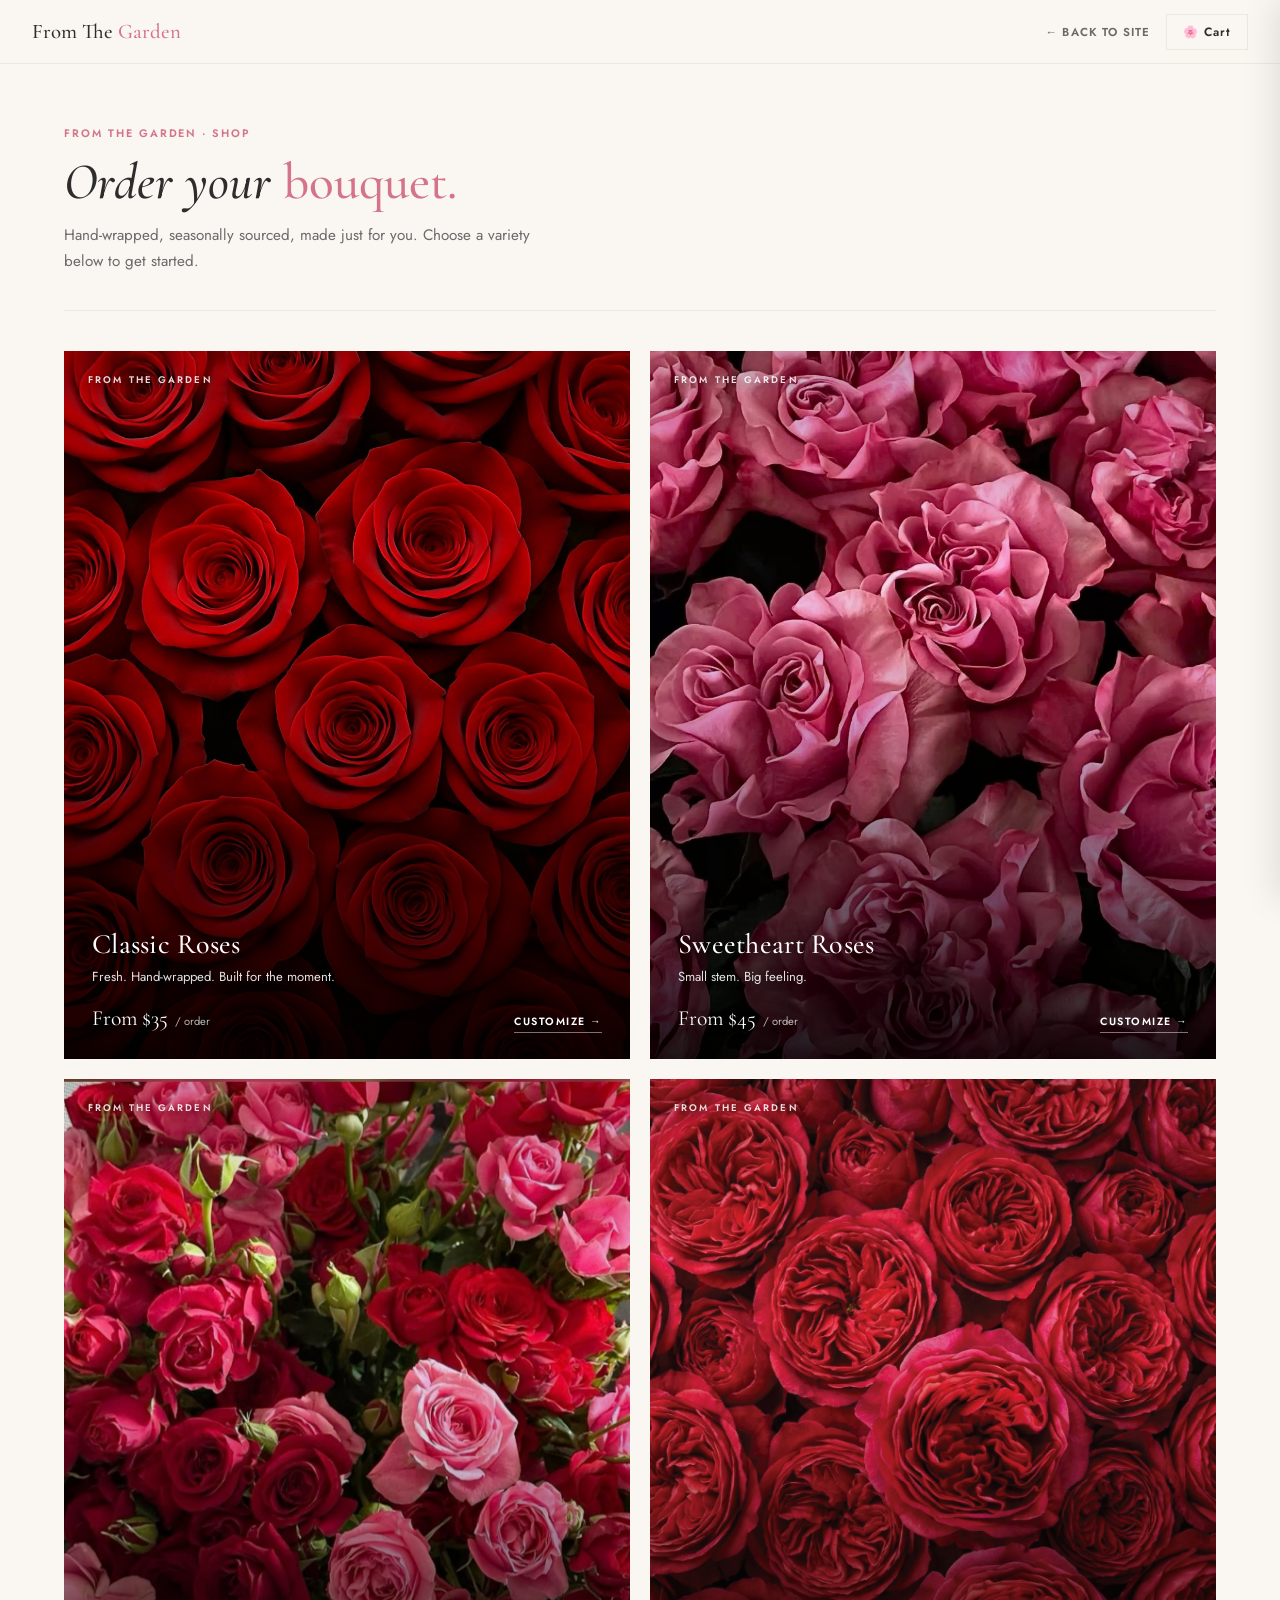
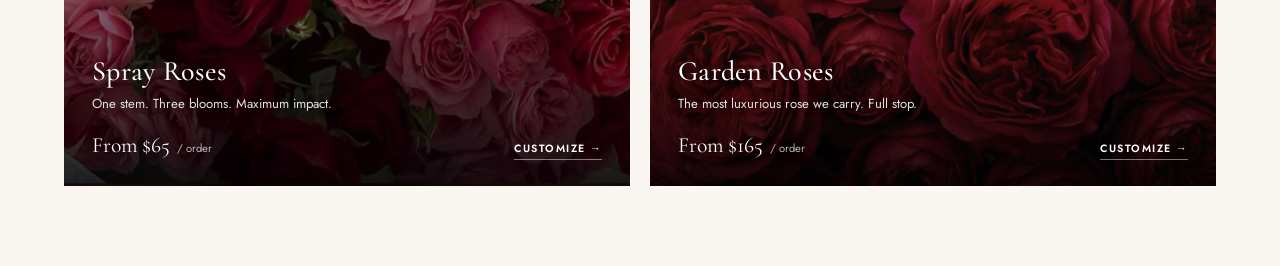
<file: store.html>
<!DOCTYPE html>
<html lang="en">
<head>
  <meta charset="UTF-8" />
  <meta name="viewport" content="width=device-width, initial-scale=1.0" />
  <title>Shop — From The Garden</title>
  <link rel="preconnect" href="https://fonts.googleapis.com" />
  <link rel="preconnect" href="https://fonts.gstatic.com" crossorigin />
  <link href="https://fonts.googleapis.com/css2?family=Cormorant+Garamond:ital,wght@0,300;0,400;0,500;0,600;1,300;1,400;1,500&family=Jost:wght@300;400;500;600&display=swap" rel="stylesheet" />
  <style>
    :root {
      --blush:#D4748A; --blush-light:#e8a8b5; --blush-pale:#f5dde3;
      --sage:#7A9E8E; --sage-pale:#dde9e5;
      --cream:#FAF6F1; --cream-dark:#f0e8df;
      --near-black:#2D2D2D; --mid-grey:#6a6a6a; --light-grey:#c8c8c8;
      --white:#ffffff;
      --font-display:'Cormorant Garamond',Georgia,serif;
      --font-body:'Jost',sans-serif;
      --header-h:64px;
    }
    *,*::before,*::after{box-sizing:border-box;margin:0;padding:0}
    html{scroll-behavior:smooth}
    body{font-family:var(--font-body);background:var(--cream);color:var(--near-black);-webkit-font-smoothing:antialiased;overflow-x:hidden}
    a{color:inherit;text-decoration:none}
    button{cursor:pointer;font-family:var(--font-body)}

    /* ── HEADER ── */
    header{
      background:var(--cream);
      border-bottom:1px solid var(--cream-dark);
      padding:0 32px;
      height:var(--header-h);
      display:flex;align-items:center;justify-content:space-between;
      position:sticky;top:0;z-index:100;
      transition:box-shadow 0.3s;
    }
    header.scrolled{box-shadow:0 2px 20px rgba(0,0,0,0.07)}
    .header-logo{font-family:var(--font-display);font-size:1.3rem;font-weight:500}
    .header-logo span{color:var(--blush)}
    .header-right{display:flex;align-items:center;gap:16px}
    .back-link{font-size:0.72rem;font-weight:600;letter-spacing:0.1em;text-transform:uppercase;color:var(--mid-grey);transition:color 0.2s}
    .back-link:hover{color:var(--near-black)}
    .cart-btn{display:flex;align-items:center;gap:8px;background:none;border:1.5px solid var(--cream-dark);padding:8px 16px;font-size:0.75rem;font-weight:600;letter-spacing:0.08em;color:var(--near-black);transition:border-color 0.2s;position:relative}
    .cart-btn:hover{border-color:var(--blush)}
    #cart-count{background:var(--blush);color:var(--white);font-size:0.6rem;font-weight:700;width:18px;height:18px;border-radius:50%;display:none;align-items:center;justify-content:center}

    /* ── STORE WRAPPER ── */
    .store{width:100%}

    /* ── CATALOG ── */
    #catalog-view{max-width:1200px;margin:0 auto;padding:0 24px 80px}
    .store-header{padding:48px 0 36px;border-bottom:1px solid var(--cream-dark);margin-bottom:40px}
    .store-header .eyebrow{font-size:0.68rem;font-weight:600;letter-spacing:0.18em;text-transform:uppercase;color:var(--blush);margin-bottom:12px}
    .store-header h1{font-family:var(--font-display);font-size:clamp(2rem,5vw,3.2rem);font-weight:500;font-style:italic;line-height:1.1}
    .store-header h1 em{font-style:normal;color:var(--blush)}
    .store-header p{color:var(--mid-grey);margin-top:12px;max-width:480px;font-size:0.95rem;line-height:1.7}
    .product-grid{display:grid;grid-template-columns:repeat(2,1fr);gap:20px}
    .product-card{position:relative;aspect-ratio:4/5;background:var(--near-black);cursor:pointer;overflow:hidden}
    .product-card-photo{position:absolute;inset:0;background-size:cover;background-position:center;transition:transform 0.8s cubic-bezier(0.22,0.61,0.36,1)}
    .product-card:hover .product-card-photo{transform:scale(1.06)}
    .product-card-overlay{position:absolute;inset:0;background:linear-gradient(to top,rgba(0,0,0,0.88) 0%,rgba(0,0,0,0.55) 22%,rgba(0,0,0,0.12) 50%,rgba(0,0,0,0) 70%,rgba(0,0,0,0.18) 100%);pointer-events:none}
    .product-card-eyebrow{position:absolute;top:22px;left:24px;font-size:0.6rem;font-weight:600;letter-spacing:0.22em;text-transform:uppercase;color:rgba(255,255,255,0.85);text-shadow:0 2px 8px rgba(0,0,0,0.5);z-index:2}
    .product-card-content{position:absolute;left:0;right:0;bottom:0;padding:28px 28px 26px;color:var(--white);z-index:2}
    .product-card-name{font-family:var(--font-display);font-size:1.75rem;font-weight:500;margin-bottom:6px;letter-spacing:0.01em;text-shadow:0 2px 14px rgba(0,0,0,0.5)}
    .product-card-tagline{font-size:0.82rem;line-height:1.55;color:rgba(255,255,255,0.88);margin-bottom:18px;text-shadow:0 1px 8px rgba(0,0,0,0.5);max-width:90%}
    .product-card-row{display:flex;align-items:baseline;justify-content:space-between;gap:12px}
    .product-card-price{font-family:var(--font-display);font-size:1.35rem;font-weight:400;color:var(--white);text-shadow:0 1px 8px rgba(0,0,0,0.5)}
    .product-card-price small{font-size:0.7rem;color:rgba(255,255,255,0.7);font-family:var(--font-body);margin-left:2px}
    .product-card-cta{font-size:0.66rem;font-weight:600;letter-spacing:0.14em;text-transform:uppercase;color:var(--white);padding-bottom:3px;border-bottom:1px solid rgba(255,255,255,0.45);transition:border-color 0.25s ease,transform 0.25s ease}
    .product-card:hover .product-card-cta{border-color:var(--white);transform:translateX(4px)}

    /* ── BUILDER WRAPPER ── */
    #builder-view{display:none}
    .builder-back{
      display:flex;align-items:center;gap:8px;
      font-size:0.72rem;font-weight:600;letter-spacing:0.1em;text-transform:uppercase;
      color:var(--mid-grey);padding:18px 28px;
      background:var(--cream);border:none;border-bottom:1px solid var(--cream-dark);
      width:100%;transition:color 0.2s;
    }
    .builder-back:hover{color:var(--near-black)}
    .builder-layout{display:grid;grid-template-columns:1fr 1fr;width:100%}

    /* ── VISUAL PANEL ── */
    .builder-visual{
      position:sticky;
      top:var(--header-h);
      height:calc(100vh - var(--header-h));
      background-color:#1a1a1a;
      background-size:cover;
      background-position:center;
      display:flex;align-items:center;justify-content:center;
      overflow:hidden;
      transition:box-shadow 0.5s ease,background-image 0.6s ease;
    }

    /* Color tint — recolors the photo to match selected color */
    /* Stack of two blend modes: 'color' swaps hue, 'soft-light' lifts brightness */
    .vp-photo-tint{
      position:absolute;inset:0;
      background:transparent;
      mix-blend-mode:color;
      pointer-events:none;
      transition:background 0.55s ease, opacity 0.55s ease;
      opacity:0;
      z-index:0;
    }
    .vp-photo-tint.active{opacity:1}
    .vp-photo-lift{
      position:absolute;inset:0;
      background:transparent;
      mix-blend-mode:soft-light;
      pointer-events:none;
      transition:background 0.55s ease, opacity 0.55s ease;
      opacity:0;
      z-index:0;
    }
    .vp-photo-lift.active{opacity:1}

    /* Screen-blend brighten layer — only used for light colors (white/cream).
       Pushes dark photo pixels toward the overlay color so roses actually look bright. */
    .vp-photo-bright{
      position:absolute;inset:0;
      background:transparent;
      mix-blend-mode:screen;
      pointer-events:none;
      transition:background 0.55s ease, opacity 0.55s ease;
      opacity:0;
      z-index:0;
    }
    .vp-photo-bright.active{opacity:0.22}
    .vp-photo-bright.active.strong{opacity:0.42}

    /* Dark wash + color glow over the photo */
    .vp-bg{
      position:absolute;inset:0;
      transition:background 0.55s ease;
      background:linear-gradient(180deg,rgba(0,0,0,0.42) 0%,rgba(0,0,0,0.7) 100%);
      z-index:1;
    }

    /* Flower particles layer */
    .vp-roses{
      position:absolute;inset:0;
      pointer-events:none;
      overflow:hidden;
      z-index:2;
    }
    .vp-rose{
      position:absolute;
      font-size:2rem;line-height:1;
      opacity:0;
      transform:translate(-50%,-50%) scale(0) rotate(var(--r,0deg));
      transition:opacity 0.18s ease, transform 0.18s cubic-bezier(0.34,1.56,0.64,1);
      filter:drop-shadow(0 2px 8px rgba(0,0,0,0.5));
      will-change:transform,opacity;
      user-select:none;
    }
    .vp-rose.visible{
      opacity:1;
      transform:translate(-50%,-50%) scale(1) rotate(var(--r,0deg));
    }

    /* Ring pulse on color change */
    .vp-color-ring{
      position:absolute;width:200px;height:200px;border-radius:50%;
      opacity:0;transform:scale(0.5);pointer-events:none;z-index:3;
    }
    .vp-color-ring.pulse{animation:ringPulse 0.7s ease forwards}
    @keyframes ringPulse{0%{transform:scale(0.5);opacity:0.5}100%{transform:scale(3.5);opacity:0}}

    /* Particle bounce on color change */
    @keyframes particleBounce{
      0%  {transform:translate(-50%,-50%) scale(1)   rotate(var(--r,0deg))}
      45% {transform:translate(-50%,-50%) scale(1.35) rotate(var(--r,0deg))}
      100%{transform:translate(-50%,-50%) scale(1)   rotate(var(--r,0deg))}
    }
    .vp-rose.bounce{animation:particleBounce 0.38s cubic-bezier(0.34,1.56,0.64,1)}

    /* ── CENTER CONTENT — simple centered column ── */
    .vp-center{
      position:absolute;inset:0;
      z-index:4;
      pointer-events:none;
      display:flex;
      flex-direction:column;
      align-items:center;
      justify-content:center;
      text-align:center;
      gap:0;
    }

    .vp-product-name{
      font-family:var(--font-display);
      font-size:1.6rem;font-style:italic;font-weight:400;
      letter-spacing:0.04em;
      color:rgba(255,255,255,0.9);
      margin-bottom:12px;
      text-shadow:0 2px 12px rgba(0,0,0,0.8);
    }

    /* Color chip — confirms the selected color in text + swatch form */
    .vp-color-chip{
      display:none;
      align-items:center;gap:10px;
      padding:7px 18px 7px 8px;
      margin-bottom:18px;
      background:rgba(255,255,255,0.16);
      border:1px solid rgba(255,255,255,0.32);
      border-radius:999px;
      -webkit-backdrop-filter:blur(10px);
      backdrop-filter:blur(10px);
      font-family:var(--font-body);
      font-size:0.74rem;font-weight:600;
      letter-spacing:0.16em;text-transform:uppercase;
      color:rgba(255,255,255,1);
      text-shadow:0 1px 6px rgba(0,0,0,0.6);
      transform:translateY(6px) scale(0.95);opacity:0;
      transition:transform 0.4s cubic-bezier(0.34,1.56,0.64,1),opacity 0.3s ease;
    }
    .vp-color-chip.visible{display:inline-flex;transform:translateY(0) scale(1);opacity:1}
    .vp-color-chip.pop{animation:chipPop 0.45s cubic-bezier(0.34,1.56,0.64,1)}
    @keyframes chipPop{0%{transform:translateY(0) scale(1)}40%{transform:translateY(0) scale(1.08)}100%{transform:translateY(0) scale(1)}}
    .vp-color-chip .swatch{
      width:22px;height:22px;border-radius:50%;
      border:1.5px solid rgba(255,255,255,0.7);
      box-shadow:0 2px 6px rgba(0,0,0,0.4),0 0 0 1px rgba(0,0,0,0.15);
      flex-shrink:0;
    }

    .vp-main-emoji{
      font-size:4.5rem;
      line-height:1;
      margin-bottom:16px;
      filter:drop-shadow(0 8px 32px rgba(0,0,0,0.6));
      transition:transform 0.4s cubic-bezier(0.34,1.56,0.64,1);
    }

    .vp-stem-count{
      font-family:var(--font-display);
      font-size:6rem;font-weight:300;
      color:var(--white);
      line-height:1;
      margin-bottom:8px;
      text-shadow:0 2px 20px rgba(0,0,0,0.8);
    }
    .vp-stem-count.bump{animation:bump 0.35s cubic-bezier(0.34,1.56,0.64,1)}
    @keyframes bump{0%{transform:scale(1)}50%{transform:scale(1.14)}100%{transform:scale(1)}}

    .vp-stem-label{
      font-size:0.65rem;letter-spacing:0.22em;text-transform:uppercase;
      color:rgba(255,255,255,0.75);
      margin-bottom:16px;
      text-shadow:0 1px 8px rgba(0,0,0,0.9);
    }

    .vp-price{
      font-family:var(--font-display);
      font-size:2rem;font-weight:300;
      color:var(--white);line-height:1;
      transition:all 0.3s ease;
      margin-bottom:14px;
      text-shadow:0 2px 12px rgba(0,0,0,0.8);
    }
    .vp-price sup{font-size:0.85rem;color:rgba(255,255,255,0.6);vertical-align:super}
    .vp-price.pop{animation:pricePop 0.3s ease}
    @keyframes pricePop{0%{transform:scale(1)}50%{transform:scale(1.1)}100%{transform:scale(1)}}

    .vp-addons{
      display:flex;flex-wrap:wrap;justify-content:center;
      gap:5px;
    }
    .vp-addon-badge{
      font-size:0.55rem;font-weight:600;letter-spacing:0.08em;text-transform:uppercase;
      padding:4px 9px;
      background:rgba(255,255,255,0.12);
      border:1px solid rgba(255,255,255,0.3);
      color:rgba(255,255,255,0.9);
      transform:translateY(6px);opacity:0;
      transition:all 0.25s cubic-bezier(0.34,1.56,0.64,1);
    }
    .vp-addon-badge.visible{transform:translateY(0);opacity:1}

    /* Vases coming soon */
    .vases-coming-soon{
      display:flex;align-items:center;gap:12px;
      padding:13px 15px;
      border:1.5px dashed var(--light-grey);
      background:var(--cream);
      margin-top:6px;
      opacity:0.65;
    }
    .vcs-icon{font-size:1.3rem}
    .vcs-label{font-size:0.88rem;font-weight:600;color:var(--near-black)}
    .vcs-sub{font-size:0.72rem;color:var(--mid-grey);letter-spacing:0.06em}

    /* Add-on extra input fields */
    .addon-extra{
      padding:12px 16px 14px;
      background:var(--sage-pale);
      border:1px solid var(--sage);
      border-top:none;
      display:none;
    }
    .addon-extra label{
      display:block;font-size:0.65rem;font-weight:600;
      letter-spacing:0.1em;text-transform:uppercase;
      color:var(--sage);margin-bottom:8px;
    }
    .addon-extra input, .addon-extra textarea{
      width:100%;padding:10px 12px;
      background:var(--white);border:1.5px solid var(--sage-pale);
      font-family:var(--font-body);font-size:0.9rem;
      color:var(--near-black);outline:none;
      transition:border-color 0.2s;resize:none;
    }
    .addon-extra input:focus, .addon-extra textarea:focus{
      border-color:var(--sage);
    }
    .addon-extra input[maxlength="8"]{
      width:64px;text-align:center;font-size:1.4rem;
      font-family:var(--font-display);letter-spacing:0.1em;
    }

    /* ── BUILDER FORM ── */
    .builder-form{
      padding:36px 40px;
      overflow-y:auto;
      height:calc(100vh - var(--header-h));
      border-left:1px solid var(--cream-dark);
    }
    .builder-product-name{font-family:var(--font-display);font-size:2rem;font-weight:500;margin-bottom:6px}
    .builder-product-desc{font-size:0.87rem;color:var(--mid-grey);line-height:1.65;margin-bottom:28px}
    .scarcity-note{background:rgba(201,162,39,0.08);border:1px solid rgba(201,162,39,0.2);padding:10px 14px;font-size:0.78rem;color:#7a5e00;line-height:1.5;margin-bottom:22px}
    .section-label{font-size:0.65rem;font-weight:600;letter-spacing:0.16em;text-transform:uppercase;color:var(--near-black);margin-bottom:12px;display:flex;align-items:center;gap:10px;scroll-margin-top:calc(var(--header-h) + 260px)}
    .section-label::after{content:'';flex:1;height:1px;background:var(--cream-dark)}
    .builder-section{margin-bottom:28px;scroll-margin-top:calc(var(--header-h) + 220px + 16px)}

    /* Stem options */
    .stem-options{display:flex;flex-direction:column;gap:6px}
    .stem-opt{display:flex;align-items:center;gap:12px;padding:13px 15px;border:1.5px solid var(--cream-dark);background:var(--cream);cursor:pointer;transition:all 0.15s ease;user-select:none}
    .stem-opt:hover{border-color:var(--blush-light);background:#fdf8f5}
    .stem-opt.selected{border-color:var(--blush);background:var(--blush-pale)}
    .stem-radio{width:16px;height:16px;border:2px solid var(--light-grey);border-radius:50%;flex-shrink:0;display:flex;align-items:center;justify-content:center;transition:all 0.15s}
    .stem-opt.selected .stem-radio{border-color:var(--blush);background:var(--blush)}
    .stem-opt.selected .stem-radio::after{content:'';width:5px;height:5px;border-radius:50%;background:var(--white)}
    .stem-info{flex:1}
    .stem-name{font-weight:600;font-size:0.87rem;display:flex;align-items:center;gap:8px}
    .stem-note{font-weight:400;color:var(--mid-grey);font-size:0.74rem}
    .stem-price{font-family:var(--font-display);font-size:1.2rem;flex-shrink:0}

    /* Colors */
    .color-grid{display:flex;flex-wrap:wrap;gap:10px}
    .color-opt{display:flex;flex-direction:column;align-items:center;gap:5px;cursor:pointer;user-select:none}
    .color-swatch{width:40px;height:40px;border:2px solid transparent;outline:2px solid transparent;outline-offset:2px;transition:all 0.15s}
    .color-opt.selected .color-swatch{border-color:var(--white);outline-color:var(--blush)}
    .color-name{font-size:0.62rem;font-weight:500;color:var(--mid-grey);text-align:center;max-width:46px;line-height:1.3}
    .color-opt.selected .color-name{color:var(--near-black);font-weight:600}

    /* Add-ons */
    .addon-list{display:flex;flex-direction:column;gap:6px}
    .addon-opt{display:flex;align-items:center;gap:11px;padding:11px 13px;border:1.5px solid var(--cream-dark);background:var(--cream);cursor:pointer;transition:all 0.15s;user-select:none}
    .addon-opt:hover{border-color:var(--sage-pale)}
    .addon-opt.selected{border-color:var(--sage);background:var(--sage-pale)}
    .addon-check{width:16px;height:16px;border:2px solid var(--light-grey);flex-shrink:0;display:flex;align-items:center;justify-content:center;font-size:0.56rem;color:var(--white);transition:all 0.15s}
    .addon-opt.selected .addon-check{border-color:var(--sage);background:var(--sage)}
    .addon-info{flex:1}
    .addon-name{font-size:0.85rem;font-weight:600}
    .addon-desc{font-size:0.72rem;color:var(--mid-grey);margin-top:1px}
    .addon-price{font-family:var(--font-display);font-size:0.95rem;flex-shrink:0;color:var(--mid-grey)}

    /* CTA */
    .builder-cta{border-top:1px solid var(--cream-dark);padding-top:24px;margin-top:28px}
    .builder-total-row{display:flex;align-items:flex-end;justify-content:space-between;margin-bottom:16px}
    .builder-total-label{font-size:0.68rem;font-weight:600;letter-spacing:0.12em;text-transform:uppercase;color:var(--mid-grey)}
    .builder-total-price{font-family:var(--font-display);font-size:2.4rem;line-height:1}
    .builder-total-price sup{font-size:0.95rem;color:var(--mid-grey);vertical-align:super}
    .add-to-cart-btn{width:100%;padding:16px;background:var(--blush);color:var(--white);border:none;font-size:0.8rem;font-weight:600;letter-spacing:0.12em;text-transform:uppercase;transition:background 0.2s,transform 0.2s}
    .add-to-cart-btn:hover{background:#c05e75;transform:translateY(-1px)}
    .builder-error{font-size:0.76rem;color:var(--blush);margin-top:8px;min-height:16px;font-weight:500}

    /* ── CART ── */
    #cart-overlay{position:fixed;inset:0;background:rgba(0,0,0,0.45);z-index:200;opacity:0;pointer-events:none;transition:opacity 0.3s}
    #cart-overlay.open{opacity:1;pointer-events:all}
    #cart-drawer{position:fixed;top:0;right:0;width:400px;max-width:95vw;height:100vh;background:var(--cream);z-index:201;display:flex;flex-direction:column;transform:translateX(100%);transition:transform 0.3s cubic-bezier(0.25,0.46,0.45,0.94);box-shadow:-6px 0 32px rgba(0,0,0,0.1)}
    #cart-drawer.open{transform:translateX(0)}
    .drawer-header{display:flex;align-items:center;justify-content:space-between;padding:20px 24px;border-bottom:1px solid var(--cream-dark)}
    .drawer-title{font-family:var(--font-display);font-size:1.3rem;font-weight:500}
    .drawer-close{background:none;border:none;font-size:1rem;color:var(--mid-grey);padding:4px;transition:color 0.2s}
    .drawer-close:hover{color:var(--near-black)}
    #drawer-body{flex:1;overflow-y:auto;padding:18px 24px}
    .cart-empty{display:flex;flex-direction:column;align-items:center;justify-content:center;gap:12px;height:200px;text-align:center}
    .cart-empty .icon{font-size:2.5rem}
    .cart-empty p{font-size:0.9rem;color:var(--mid-grey)}
    .cart-item{display:flex;align-items:flex-start;gap:12px;padding:14px 0;border-bottom:1px solid var(--cream-dark)}
    .cart-item-swatch{width:42px;height:42px;flex-shrink:0;border:1px solid rgba(0,0,0,0.08)}
    .cart-item-info{flex:1}
    .cart-item-name{font-weight:600;font-size:0.87rem}
    .cart-item-meta{font-size:0.76rem;color:var(--mid-grey);margin-top:2px}
    .cart-item-addons{font-size:0.71rem;color:var(--sage);margin-top:2px}
    .cart-item-right{display:flex;flex-direction:column;align-items:flex-end;gap:6px}
    .cart-item-price{font-family:var(--font-display);font-size:1.1rem}
    .cart-item-remove{background:none;border:none;font-size:0.65rem;color:var(--light-grey);padding:2px;transition:color 0.2s}
    .cart-item-remove:hover{color:var(--blush)}
    #drawer-footer{padding:18px 24px;border-top:1px solid var(--cream-dark)}
    .drawer-total-row{display:flex;justify-content:space-between;align-items:center;margin-bottom:12px}
    .drawer-total-label{font-size:0.7rem;font-weight:600;letter-spacing:0.1em;text-transform:uppercase}
    .drawer-total-value{font-family:var(--font-display);font-size:1.5rem}
    .checkout-btn{width:100%;padding:14px;background:var(--near-black);color:var(--white);border:none;font-size:0.76rem;font-weight:600;letter-spacing:0.12em;text-transform:uppercase;transition:background 0.2s}
    .checkout-btn:hover{background:#444}
    .drawer-note{font-size:0.68rem;color:var(--mid-grey);text-align:center;margin-top:9px}

    /* ── CHECKOUT ── */
    #checkout-view{display:none}
    .checkout-layout{display:grid;grid-template-columns:1fr 360px;gap:0}
    .checkout-form-panel{padding:44px 40px;border-right:1px solid var(--cream-dark)}
    .checkout-form-panel h2{font-family:var(--font-display);font-size:2rem;font-style:italic;margin-bottom:32px}
    .checkout-form-panel h2 em{font-style:normal;color:var(--blush)}
    .form-row{display:grid;grid-template-columns:1fr 1fr;gap:14px}
    .form-group{margin-bottom:18px}
    .form-group label{display:block;font-size:0.66rem;font-weight:600;letter-spacing:0.12em;text-transform:uppercase;margin-bottom:6px}
    .form-group input,.form-group select,.form-group textarea{width:100%;padding:12px 14px;background:var(--cream-dark);border:1.5px solid transparent;font-family:var(--font-body);font-size:0.92rem;color:var(--near-black);outline:none;transition:border-color 0.2s,background 0.2s;appearance:none}
    .form-group input:focus,.form-group select:focus,.form-group textarea:focus{border-color:var(--blush);background:var(--white)}
    .form-group textarea{min-height:90px;resize:vertical}
    .payment-placeholder{border:2px dashed var(--light-grey);padding:24px;text-align:center;margin:6px 0 20px}
    .payment-placeholder .ph-icon{font-size:1.6rem;margin-bottom:8px}
    .payment-placeholder p{font-size:0.82rem;color:var(--mid-grey);line-height:1.6}
    .place-order-btn{width:100%;padding:16px;background:var(--blush);color:var(--white);border:none;font-size:0.8rem;font-weight:600;letter-spacing:0.12em;text-transform:uppercase;transition:background 0.2s}
    .place-order-btn:hover{background:#c05e75}
    .checkout-disclaimer{font-size:0.7rem;color:var(--mid-grey);text-align:center;margin-top:9px}
    .checkout-summary-panel{padding:44px 32px;background:var(--cream-dark)}
    .checkout-summary-panel h3{font-family:var(--font-display);font-size:1.25rem;margin-bottom:20px}
    .summary-item{display:flex;gap:12px;padding:12px 0;border-bottom:1px solid rgba(0,0,0,0.07)}
    .summary-swatch{width:44px;height:44px;flex-shrink:0;border:1px solid rgba(0,0,0,0.08)}
    .summary-info{flex:1}
    .summary-name{font-weight:600;font-size:0.87rem}
    .summary-meta{font-size:0.76rem;color:var(--mid-grey);margin-top:2px}
    .summary-addons{font-size:0.71rem;color:var(--sage);margin-top:2px}
    .summary-price{font-family:var(--font-display);font-size:1.05rem;flex-shrink:0}
    .summary-totals{margin-top:18px}
    .summary-row{display:flex;justify-content:space-between;padding:8px 0;font-size:0.87rem;border-bottom:1px solid rgba(0,0,0,0.06)}
    .summary-row.grand{font-family:var(--font-display);font-size:1.35rem;border:none;padding-top:12px}
    .summary-row.grand .label{font-family:var(--font-body);font-size:0.87rem;font-weight:600;align-self:center}

    /* ── CONFIRM ── */
    #confirm-view{display:none;min-height:60vh;align-items:center;justify-content:center;text-align:center;padding:80px 24px}
    .confirm-inner{max-width:440px;margin:0 auto}
    .confirm-inner .icon{font-size:3.5rem;margin-bottom:20px}
    .confirm-inner h2{font-family:var(--font-display);font-size:2.2rem;font-style:italic;margin-bottom:12px}
    .confirm-inner p{font-size:0.93rem;color:var(--mid-grey);line-height:1.7;margin-bottom:28px}
    .confirm-back-btn{display:inline-flex;align-items:center;gap:8px;padding:14px 28px;background:var(--blush);color:var(--white);border:none;font-size:0.78rem;font-weight:600;letter-spacing:0.12em;text-transform:uppercase;transition:background 0.2s}
    .confirm-back-btn:hover{background:#c05e75}

    /* ── TOAST ── */
    #toast{position:fixed;bottom:24px;right:24px;background:var(--near-black);color:var(--white);padding:13px 17px;z-index:300;display:flex;align-items:center;gap:13px;min-width:230px;transform:translateY(14px);opacity:0;pointer-events:none;transition:all 0.26s ease}
    #toast.show{opacity:1;transform:translateY(0)}
    .toast-label{font-size:0.6rem;letter-spacing:0.12em;text-transform:uppercase;color:var(--blush-light);margin-bottom:2px}
    .toast-name{font-size:0.87rem;font-weight:500}
    .toast-price{font-family:var(--font-display);font-size:1.1rem;color:var(--blush-light);margin-left:auto}

    /* ── RESPONSIVE ── */
    @media(max-width:900px){
      .builder-layout{grid-template-columns:1fr;display:flex;flex-direction:column}

      /* Sticky visual — compact but readable */
      .builder-visual{
        position:sticky;
        top:var(--header-h);
        height:195px;
        min-height:195px;
        flex-shrink:0;
        z-index:10;
        box-shadow:0 4px 24px rgba(0,0,0,0.3);
      }
      .vp-center{padding:6px}
      .vp-product-name{font-size:0.75rem;margin-bottom:4px}
      .vp-color-chip{font-size:0.6rem;padding:4px 12px 4px 5px;margin-bottom:8px;letter-spacing:0.12em}
      .vp-color-chip .swatch{width:16px;height:16px;border-width:1px}
      .vp-main-emoji{font-size:2rem;margin-bottom:6px}
      .vp-stem-count{font-size:2.4rem;margin-bottom:3px}
      .vp-stem-label{font-size:0.5rem;letter-spacing:0.16em;margin-bottom:6px}
      .vp-price{font-size:1.4rem;margin-bottom:6px}
      .vp-addons{gap:3px;margin-top:3px;min-height:auto}
      .vp-addon-badge{font-size:0.48rem;padding:2px 6px}
      .vp-rose{font-size:1.1rem}

      /* Form — generous padding so nothing crowds */
      .builder-form{
        padding:28px 18px 48px;
        overflow-y:visible;
        height:auto;
        border-left:none;
        border-top:1px solid var(--cream-dark);
      }
      .builder-product-name{font-size:1.8rem;margin-bottom:6px}
      .builder-product-desc{font-size:0.84rem;line-height:1.6;margin-bottom:24px}
      .builder-section{margin-bottom:24px}

      /* Stem options */
      .stem-opt{padding:13px 14px}
      .stem-name{font-size:0.86rem}
      .stem-price{font-size:1.1rem}

      /* Color */
      .color-grid{gap:10px}
      .color-swatch{width:38px;height:38px}
      .color-name{font-size:0.6rem;max-width:44px}

      /* Add-ons */
      .addon-opt{padding:12px 14px}
      .addon-name{font-size:0.84rem}
      .addon-desc{font-size:0.72rem}

      /* Add-on extra input fields — no cramping */
      .addon-extra{
        padding:16px 14px 18px;
        margin-bottom:2px;
      }
      .addon-extra label{font-size:0.62rem;margin-bottom:10px}
      .addon-extra input[maxlength="1"]{
        width:64px;height:56px;font-size:1.6rem;
      }
      .addon-extra textarea{min-height:100px;font-size:0.88rem}

      /* CTA */
      .builder-cta{padding-top:22px;margin-top:24px}
      .builder-total-price{font-size:2.2rem}
      .add-to-cart-btn{padding:16px;font-size:0.78rem}

      /* Vases coming soon */
      .vases-coming-soon{padding:11px 14px;margin-top:4px}
      .vcs-label{font-size:0.86rem}

      /* Checkout */
      .checkout-layout{grid-template-columns:1fr}
      .checkout-summary-panel{border-top:1px solid var(--cream-dark)}
      .checkout-form-panel{padding:28px 18px;border-right:none}

      /* Catalog */
      .product-grid{grid-template-columns:repeat(2,1fr);gap:14px}
      .product-card-content{padding:22px 20px 20px}
      .product-card-name{font-size:1.35rem}
      .product-card-tagline{font-size:0.74rem;margin-bottom:14px}
      .product-card-price{font-size:1.15rem}
      .product-card-eyebrow{top:16px;left:18px;font-size:0.55rem}
      #catalog-view{padding:0 16px 60px}
      .store-header{padding:32px 0 24px}
    }

    @media(max-width:540px){
      :root{--header-h:56px}
      header{padding:0 16px}
      .back-link{display:none}

      /* Visual panel */
      .builder-visual{height:180px;min-height:180px}
      .vp-center{padding:4px}
      .vp-product-name{font-size:0.7rem;margin-bottom:3px}
      .vp-main-emoji{font-size:1.8rem;margin-bottom:5px}
      .vp-stem-count{font-size:2.2rem;margin-bottom:2px}
      .vp-stem-label{font-size:0.48rem;margin-bottom:5px}
      .vp-price{font-size:1.25rem;margin-bottom:5px}
      .vp-rose{font-size:1rem}

      /* Form */
      .builder-form{padding:22px 14px 48px}
      .builder-product-name{font-size:1.6rem}
      .builder-section{margin-bottom:20px}
      .builder-total-price{font-size:2rem}
      .add-to-cart-btn{padding:15px;font-size:0.76rem}

      /* Stems */
      .stem-opt{padding:11px 11px}
      .stem-price{font-size:1rem}

      /* Colors */
      .color-swatch{width:34px;height:34px}
      .color-name{font-size:0.58rem;max-width:38px}
      .color-grid{gap:8px}

      /* Add-on extras */
      .addon-extra{padding:14px 12px 16px}
      .addon-extra input[maxlength="1"]{width:58px;height:52px;font-size:1.4rem}

      /* Catalog */
      .product-grid{grid-template-columns:1fr;gap:14px}
      .product-card{aspect-ratio:5/6}
      .product-card-content{padding:24px 22px 22px}
      .product-card-name{font-size:1.55rem}
      .product-card-tagline{font-size:0.8rem;margin-bottom:16px}
      .product-card-price{font-size:1.3rem}
      #catalog-view{padding:0 12px 48px}
      .store-header h1{font-size:1.8rem}

      /* Checkout */
      .form-row{grid-template-columns:1fr}
      .checkout-form-panel{padding:18px 14px}

      /* Cart + confirm */
      #cart-drawer{width:100%;max-width:100%}
      #confirm-view{padding:60px 14px}
    }
  </style>
</head>
<body>

<header id="site-header">
  <a href="https://thegardenca.com" class="header-logo">From The <span>Garden</span></a>
  <div class="header-right">
    <a href="https://thegardenca.com" class="back-link">← Back to Site</a>
    <button class="cart-btn" onclick="openCart()">🌸 Cart <span id="cart-count"></span></button>
  </div>
</header>

<div id="cart-overlay" onclick="closeCart()"></div>
<div id="cart-drawer">
  <div class="drawer-header">
    <div class="drawer-title">Your Bouquet</div>
    <button class="drawer-close" onclick="closeCart()">✕</button>
  </div>
  <div id="drawer-body"></div>
  <div id="drawer-footer" style="display:none;">
    <div class="drawer-total-row">
      <span class="drawer-total-label">Total</span>
      <span class="drawer-total-value" id="drawer-total">$0</span>
    </div>
    <button class="checkout-btn" onclick="goToCheckout()">Proceed to Checkout →</button>
    <p class="drawer-note">Payment collected at checkout · Free pickup available</p>
  </div>
</div>

<div id="toast">
  <div><div class="toast-label">Added to cart</div><div class="toast-name" id="toast-name"></div></div>
  <div class="toast-price" id="toast-price"></div>
</div>

<div class="store">

  <!-- CATALOG -->
  <div id="catalog-view">
    <div class="store-header">
      <p class="eyebrow">From The Garden · Shop</p>
      <h1>Order your <em>bouquet.</em></h1>
      <p>Hand-wrapped, seasonally sourced, made just for you. Choose a variety below to get started.</p>
    </div>
    <div class="product-grid" id="product-grid"></div>
  </div>

  <!-- BUILDER -->
  <div id="builder-view">
    <button class="builder-back" onclick="showCatalog()">← All Products</button>
    <div class="builder-layout">
      <div class="builder-visual" id="builder-visual">
        <div class="vp-photo-tint" id="vp-tint"></div>
        <div class="vp-photo-lift" id="vp-lift"></div>
        <div class="vp-photo-bright" id="vp-bright"></div>
        <div class="vp-bg" id="vp-bg"></div>
        <div class="vp-roses" id="vp-roses"></div>
        <div class="vp-color-ring" id="vp-ring"></div>
        <div class="vp-center" id="vp-center">
          <div class="vp-product-name" id="vp-name"></div>
          <div class="vp-color-chip" id="vp-chip"></div>
          <span class="vp-main-emoji" id="vp-emoji">🌹</span>
          <div class="vp-stem-count" id="vp-count">—</div>
          <div class="vp-stem-label" id="vp-clabel">stems</div>
          <div class="vp-price"><sup>$</sup><span id="vp-price">—</span></div>
          <div class="vp-addons" id="vp-addons"></div>
        </div>
      </div>
      <div class="builder-form" id="builder-form"></div>
    </div>
  </div>

  <!-- CHECKOUT -->
  <div id="checkout-view">
    <button class="builder-back" onclick="showBuilder()">← Edit Order</button>
    <div class="checkout-layout">
      <div class="checkout-form-panel">
        <h2>Your <em>details.</em></h2>
        <form id="checkout-form" onsubmit="placeOrder(event)">
          <div class="section-label" style="margin-bottom:18px;">Contact</div>
          <div class="form-row">
            <div class="form-group"><label>First Name</label><input type="text" placeholder="First name" required /></div>
            <div class="form-group"><label>Last Name</label><input type="text" placeholder="Last name" required /></div>
          </div>
          <div class="form-group"><label>Email</label><input type="email" placeholder="you@email.com" required /></div>
          <div class="form-group"><label>Phone (optional)</label><input type="tel" placeholder="(202) 000-0000" /></div>
          <div class="section-label" style="margin-bottom:18px;margin-top:6px;">Fulfillment</div>
          <div class="form-group">
            <label>Pickup or Delivery?</label>
            <select id="fulfill-select" onchange="toggleDelivery(this.value)">
              <option value="">Select an option</option>
              <option value="pickup">Pickup (Free)</option>
              <option value="delivery">Local Delivery</option>
            </select>
          </div>
          <div id="delivery-fields" style="display:none;">
            <div class="form-group"><label>Street Address</label><input type="text" placeholder="Street address" /></div>
            <div class="form-row">
              <div class="form-group"><label>City</label><input type="text" placeholder="City" /></div>
              <div class="form-group"><label>ZIP</label><input type="text" placeholder="ZIP" /></div>
            </div>
          </div>
          <div class="form-group"><label>Preferred Date</label><input type="date" required /></div>
          <div class="section-label" style="margin-bottom:18px;margin-top:6px;">Notes</div>
          <div class="form-group"><label>Special Instructions (optional)</label><textarea placeholder="Color preferences, occasion, delivery notes..."></textarea></div>
          <div class="section-label" style="margin-bottom:14px;margin-top:6px;">Payment</div>
          <div class="payment-placeholder">
            <div class="ph-icon">💳</div>
            <p><strong>Payment coming soon.</strong><br>After placing your order, From The Garden will reach out to collect payment via Venmo, Zelle, or card link.</p>
          </div>
          <button type="submit" class="place-order-btn">Place Order →</button>
          <p class="checkout-disclaimer">You won't be charged now. We'll confirm and arrange payment.</p>
        </form>
      </div>
      <div class="checkout-summary-panel">
        <h3>Order Summary</h3>
        <div id="checkout-items"></div>
        <div class="summary-totals" id="checkout-totals"></div>
      </div>
    </div>
  </div>

  <!-- CONFIRM -->
  <div id="confirm-view">
    <div class="confirm-inner">
      <div class="icon">🌸</div>
      <h2>Thank you!</h2>
      <p>Your order has been received. From The Garden will be in touch shortly to confirm everything and arrange payment.</p>
      <button class="confirm-back-btn" onclick="startOver()">Shop Again →</button>
    </div>
  </div>

</div><!-- /.store -->

<script>
// ── PRODUCTS ──────────────────────────────────────────
const ADDONS = [
  { id:'babiesbreath', label:"Baby's Breath Initial", price:15, desc:"Baby's breath shaped into an initial", badge:'🌿 Initial' },
  { id:'calligraphy',  label:'Custom Calligraphy Note', price:18, desc:'Handwritten note, up to 500 characters', badge:'✍️ Note' },
  { id:'flowerbox',    label:'Flower Box', price:30, desc:'Premium flower box packaging', badge:'📦 Box' },
];

const PRODUCTS = [
  {
    id:'classic_roses', name:'Classic Roses', emoji:'🌹', photo:'classic-roses.jpg',
    tagline:'Fresh. Hand-wrapped. Built for the moment.',
    description:'Our Classic Rose Bouquet is sourced directly through Potomac Floral Wholesale and assembled by hand — full-headed, long-stemmed, and exactly what a rose should be.',
    scarcity:null,
    stemOptions:[
      {id:'12',  label:'12 Stems',  stems:12,  price:35},
      {id:'25',  label:'25 Stems',  stems:25,  price:65},
      {id:'50',  label:'50 Stems',  stems:50,  price:95},
      {id:'75',  label:'75 Stems',  stems:75,  price:125},
      {id:'100', label:'100 Stems', stems:100, price:155},
    ],
    colors:[
      {id:'red',      label:'Classic Red',  hex:'#C0392B', emoji:'🌹'},
      {id:'white',    label:'Pure White',   hex:'#FAFAFA', emoji:'🤍'},
      {id:'pink',     label:'Blush Pink',   hex:'#EC5694', emoji:'🌸'},
      {id:'peach',    label:'Soft Peach',   hex:'#E8A87C', emoji:'🍑'},
      {id:'lavender', label:'Lavender',     hex:'#C9A7D4', emoji:'💜'},
      {id:'mixed',    label:'Mixed',        hex:'linear-gradient(135deg,#C0392B 0%,#EC5694 40%,#FAFAFA 70%,#E8C94F 100%)', emoji:'💐'},
    ],
    addOns:ADDONS, bgColor:'rgba(192,57,43,0.2)',
  },
  {
    id:'sweetheart_roses', name:'Sweetheart Roses', emoji:'🩷', photo:'sweetheart-roses.jpg',
    tagline:'Small stem. Big feeling.',
    description:'Sweetheart roses are the most delicate member of the rose family — petite, tightly budded, and endlessly elegant. They carry the same richness as a classic rose in a softer, more refined form.',
    scarcity:null,
    stemOptions:[
      {id:'12',  label:'12 Stems',  stems:12,  price:45},
      {id:'25',  label:'25 Stems',  stems:25,  price:85},
      {id:'50',  label:'50 Stems',  stems:50,  price:125},
      {id:'75',  label:'75 Stems',  stems:75,  price:165},
      {id:'100', label:'100 Stems', stems:100, price:230},
    ],
    colors:[
      {id:'red',      label:'Classic Red', hex:'#C0392B', emoji:'🌹'},
      {id:'white',    label:'Pure White',  hex:'#FAFAFA', emoji:'🤍'},
      {id:'pink',     label:'Soft Pink',   hex:'#F177B8', emoji:'🩷'},
      {id:'lavender', label:'Lavender',    hex:'#C9A7D4', emoji:'💜'},
      {id:'peach',    label:'Soft Peach',  hex:'#E8A87C', emoji:'🍑'},
      {id:'mixed',    label:'Mixed',       hex:'linear-gradient(135deg,#C0392B 0%,#F177B8 40%,#FAFAFA 70%,#C9A7D4 100%)', emoji:'💐'},
    ],
    addOns:ADDONS, bgColor:'rgba(244,167,185,0.2)',
  },
  {
    id:'spray_roses', name:'Spray Roses', emoji:'🌸', photo:'spray-roses.jpg',
    tagline:'One stem. Three blooms. Maximum impact.',
    description:'Spray roses are the secret weapon of the flower world — smaller than a classic rose, but clustered in a way that makes every bouquet look full, lush, and intentional. Each stem carries approximately 3 blooms.',
    scarcity:null,
    stemOptions:[
      {id:'10',  label:'10 Stems',  stems:10,  price:65},
      {id:'20',  label:'20 Stems',  stems:20,  price:110},
      {id:'30',  label:'30 Stems',  stems:30,  price:160},
      {id:'40',  label:'40 Stems',  stems:40,  price:210},
      {id:'50',  label:'50 Stems',  stems:50,  price:265},
    ],
    colors:[
      {id:'white',    label:'Pure White',  hex:'#FAFAFA', emoji:'🤍'},
      {id:'pink',     label:'Blush Pink',  hex:'#EC5694', emoji:'🌸'},
      {id:'peach',    label:'Soft Peach',  hex:'#E8A87C', emoji:'🍑'},
      {id:'yellow',   label:'Soft Yellow', hex:'#E8C94F', emoji:'🌼'},
      {id:'lavender', label:'Lavender',    hex:'#C9A7D4', emoji:'💜'},
      {id:'mixed',    label:'Mixed',       hex:'linear-gradient(135deg,#FAFAFA 0%,#EC5694 35%,#E8A87C 65%,#E8C94F 100%)', emoji:'💐'},
    ],
    addOns:ADDONS, bgColor:'rgba(212,116,138,0.2)',
  },
  {
    id:'garden_roses', name:'Garden Roses', emoji:'🌺', photo:'garden-roses.jpg',
    tagline:'The most luxurious rose we carry. Full stop.',
    description:'Garden roses are in a category of their own — larger blooms, more petals, a richer fragrance, and a presence that commands attention. Sourced fresh through Potomac Floral Wholesale and hand-wrapped to order.',
    scarcity:'Garden roses are a premium, limited-availability bloom. Pre-order strongly recommended.',
    stemOptions:[
      {id:'12',  label:'12 Stems',  stems:12,  price:165},
      {id:'24',  label:'24 Stems',  stems:24,  price:320},
      {id:'36',  label:'36 Stems',  stems:36,  price:475},
      {id:'48',  label:'48 Stems',  stems:48,  price:625},
      {id:'60',  label:'60 Stems',  stems:60,  price:775},
    ],
    colors:[
      {id:'red',   label:'Deep Red',    hex:'#8B1A1A', emoji:'🌺'},
      {id:'white', label:'Cream White', hex:'#F5F0EB', emoji:'🤍'},
      {id:'pink',  label:'Dusty Pink',  hex:'#D14B82', emoji:'🌸'},
      {id:'peach', label:'Soft Peach',  hex:'#E8A87C', emoji:'🍑'},
      {id:'mixed', label:'Mixed',       hex:'linear-gradient(135deg,#8B1A1A 0%,#D14B82 40%,#F5F0EB 70%,#E8A87C 100%)', emoji:'💐'},
    ],
    addOns:ADDONS, bgColor:'rgba(139,26,26,0.25)',
  },
];

// ── STATE ──────────────────────────────────────────────
let cart = JSON.parse(sessionStorage.getItem('ftg_cart') || '[]');
let activeProduct = null;
let selectedStem  = null;
let selectedColor = null;
let selectedAddOns = new Set();

// ── VISUAL PANEL ───────────────────────────────────────
const VP = {
  MAX_PARTICLES: 120,
  particles: [],

  init() {
    const container = document.getElementById('vp-roses');
    container.innerHTML = '';
    this.particles = [];

    const panel = document.getElementById('builder-visual');
    const W = panel.offsetWidth;
    const H = panel.offsetHeight;

    // If panel has no size yet, skip — will be called again after render
    if (W === 0 || H === 0) return;

    const SIZE = 36;        // approx px size of emoji at 2rem
    const PAD  = SIZE;      // padding from edges
    const MIN_DIST = SIZE * 1.0; // min distance between centers in px
    const MAX_TRIES = 80;

    const placed = [];

    // Clear zone in center — nothing placed within this radius of the panel center
    const cx = W / 2;
    const cy = H / 2;
    const CLEAR_RADIUS = Math.min(W, H) * 0.28; // 28% of smaller dimension

    for (let i = 0; i < this.MAX_PARTICLES; i++) {
      let px, py, tries = 0, ok = false;

      while (tries < MAX_TRIES) {
        px = PAD + Math.random() * (W - PAD * 2);
        py = PAD + Math.random() * (H - PAD * 2);

        // Reject if inside the center clear zone
        const distToCenter = Math.sqrt((px - cx) ** 2 + (py - cy) ** 2);
        if (distToCenter < CLEAR_RADIUS) { tries++; continue; }

        ok = placed.every(p => {
          const dx = p.x - px, dy = p.y - py;
          return Math.sqrt(dx*dx + dy*dy) >= MIN_DIST;
        });
        if (ok) break;
        tries++;
      }

      if (!ok) continue;

      placed.push({ x: px, y: py });

      const el = document.createElement('span');
      el.className = 'vp-rose';
      const deg = (Math.random() * 40 - 20).toFixed(1) + 'deg';
      // Use px positioning — reliable regardless of scroll or viewport
      el.style.left   = px.toFixed(1) + 'px';
      el.style.top    = py.toFixed(1) + 'px';
      el.style.setProperty('--r', deg);
      container.appendChild(el);
      this.particles.push(el);
    }

    // Set current product emoji
    if (activeProduct) {
      this.particles.forEach(p => p.textContent = activeProduct.emoji);
    }
  },

  setProduct(product) {
    document.getElementById('vp-name').textContent    = product.name;
    document.getElementById('vp-emoji').textContent   = product.emoji;

    document.getElementById('vp-count').textContent   = '—';
    document.getElementById('vp-clabel').textContent  = 'Select your stem count';
    document.getElementById('vp-price').textContent   = '—';
    document.getElementById('vp-addons').innerHTML    = '';

    // Set product photo as panel background
    const panel = document.getElementById('builder-visual');
    panel.style.backgroundImage = `url('images/${product.photo}')`;

    // Reset photo tint, brightness lift, bright pass, and color chip
    const tint = document.getElementById('vp-tint');
    tint.classList.remove('active');
    tint.style.background = 'transparent';
    const lift = document.getElementById('vp-lift');
    lift.classList.remove('active');
    lift.style.background = 'transparent';
    const bright = document.getElementById('vp-bright');
    bright.classList.remove('active');
    bright.style.background = 'transparent';
    const chip = document.getElementById('vp-chip');
    chip.classList.remove('visible','pop');
    chip.innerHTML = '';

    // Dark wash + subtle brand-color vignette over the photo
    document.getElementById('vp-bg').style.background =
      `linear-gradient(180deg, rgba(0,0,0,0.42) 0%, rgba(0,0,0,0.72) 100%),
       radial-gradient(ellipse 85% 85% at 55% 45%, ${product.bgColor} 0%, transparent 70%)`;

    // Hide all particles
    this.particles.forEach(p => { p.classList.remove('visible'); p.textContent = product.emoji; });
  },

  setStem(stemOpt, product) {
    const countEl = document.getElementById('vp-count');
    countEl.classList.remove('bump');
    void countEl.offsetWidth;
    countEl.textContent = stemOpt.stems;
    countEl.classList.add('bump');
    document.getElementById('vp-clabel').textContent = stemOpt.label;

    const maxStems = Math.max(...product.stemOptions.map(s => s.stems));
    const ratio    = stemOpt.stems / maxStems;
    const show     = Math.max(2, Math.round(ratio * this.particles.length));

    this.particles.forEach((p, i) => {
      p.style.transitionDelay = '0s';
      p.classList.toggle('visible', i < show);
    });

    const emoji = document.getElementById('vp-emoji');
    emoji.style.transform = 'scale(1.18)';
    setTimeout(() => emoji.style.transform = '', 380);

    this.updatePrice();
  },

  setColor(color) {
    // Emoji stays fixed — only background reacts to color
    const hex = color.hex.startsWith('linear') ? '#D4748A' : color.hex;

    // Recolor the photo itself via mix-blend-mode: color
    // This swaps the hue+saturation of every pixel in the photo while preserving
    // brightness/shadows — making the roses literally change color on screen.
    const tintBg = color.hex.startsWith('linear') ? color.hex : hex;
    const tint = document.getElementById('vp-tint');
    tint.style.background = tintBg;
    tint.classList.add('active');

    // Secondary blend — soft-light pass brightens the photo so the new color reads
    // through the original dark shadows. Without this, dark-red areas stay muddy.
    const lift = document.getElementById('vp-lift');
    lift.style.background = tintBg;
    lift.classList.add('active');

    // Aggressive screen-blend brightening for white-family colors.
    // Without this, "white roses" just look like grey roses because mix-blend-mode:color
    // can't add brightness. Screen pushes dark pixels toward the overlay color.
    const bright = document.getElementById('vp-bright');
    bright.classList.remove('strong');
    if (color.id === 'white') {
      // Pure neutral white overlay — no warm cream, no cool blue
      bright.style.background = '#FFFFFF';
      bright.classList.add('active','strong');
    } else {
      // Subtle screen lift in the chosen color so the photo brightens
      // toward the swatch hue — keeps the rendered roses matching the picker swatch.
      bright.style.background = tintBg;
      bright.classList.add('active');
    }

    // Soft brand color glow under the dark wash for warmth around the edges
    document.getElementById('vp-bg').style.background =
      `linear-gradient(180deg, rgba(0,0,0,0.28) 0%, rgba(0,0,0,0.58) 100%),
       radial-gradient(ellipse 130% 110% at 50% 80%, ${hex}55 0%, ${hex}25 25%, transparent 60%),
       radial-gradient(ellipse 60% 50% at 85% 5%,  ${hex}25 0%, transparent 45%)`;

    // Update / show the color chip near the product name
    const chip = document.getElementById('vp-chip');
    chip.innerHTML = `<span class="swatch" style="background:${tintBg};${color.id==='white'?'border-color:rgba(255,255,255,0.85);':''}"></span><span>${color.label}</span>`;
    if (chip.classList.contains('visible')) {
      chip.classList.remove('pop');
      void chip.offsetWidth;
      chip.classList.add('pop');
    } else {
      chip.classList.add('visible');
    }

    // Inset + outset edge glow on the panel
    const panel = document.getElementById('builder-visual');
    panel.style.boxShadow = `inset 0 -60px 120px ${hex}40, inset 0 0 60px ${hex}20, 0 0 50px 10px ${hex}60`;
    setTimeout(() => { panel.style.boxShadow = ''; }, 950);

    // Ring pulse from center
    const ring = document.getElementById('vp-ring');
    ring.style.background = `radial-gradient(circle, ${hex}95, transparent 70%)`;
    ring.classList.remove('pulse');
    void ring.offsetWidth;
    ring.classList.add('pulse');

    // Bounce all visible particles
    this.particles.forEach(p => {
      if (!p.classList.contains('visible')) return;
      p.classList.remove('bounce');
      void p.offsetWidth;
      p.classList.add('bounce');
      setTimeout(() => p.classList.remove('bounce'), 400);
    });
  },

  updatePrice() {
    let total = 0;
    if (selectedStem) total += activeProduct.stemOptions.find(s => s.id === selectedStem).price;
    selectedAddOns.forEach(id => {
      const ao = activeProduct.addOns.find(a => a.id === id);
      if (ao) total += ao.price;
    });

    const priceEl = document.getElementById('vp-price');
    priceEl.textContent = total > 0 ? total.toLocaleString() : '—';
    priceEl.parentElement.classList.remove('pop');
    void priceEl.offsetWidth;
    if (total > 0) priceEl.parentElement.classList.add('pop');

    const bPrice = document.getElementById('b-price');
    if (bPrice) bPrice.textContent = total > 0 ? total.toLocaleString() : '0';
  },

  setAddOns(addOnSet, allAddOns) {
    const container = document.getElementById('vp-addons');
    container.innerHTML = '';
    allAddOns.forEach(ao => {
      const badge = document.createElement('span');
      badge.className = 'vp-addon-badge';
      badge.textContent = ao.badge;
      container.appendChild(badge);
      if (addOnSet.has(ao.id)) {
        requestAnimationFrame(() => badge.classList.add('visible'));
      }
    });
    this.updatePrice();
  },
};

// ── VIEWS ─────────────────────────────────────────────
function showView(id) {
  ['catalog-view','builder-view','checkout-view','confirm-view'].forEach(v => {
    const el = document.getElementById(v);
    el.style.display = v === id ? (v === 'confirm-view' ? 'flex' : 'block') : 'none';
  });
  window.scrollTo({ top:0, behavior:'smooth' });
}
function showCatalog() { showView('catalog-view'); }
function showBuilder() { showView('builder-view'); }
function goToCheckout() { closeCart(); renderCheckoutSummary(); showView('checkout-view'); }
function startOver() {
  cart = []; saveCart();
  selectedStem = null; selectedColor = null; selectedAddOns = new Set();
  showView('catalog-view');
}

// ── CATALOG ───────────────────────────────────────────
function renderCatalog() {
  document.getElementById('product-grid').innerHTML = PRODUCTS.map(p => `
    <div class="product-card" onclick="openProduct('${p.id}')">
      <div class="product-card-photo" style="background-image:url('images/${p.photo}')"></div>
      <div class="product-card-overlay"></div>
      <div class="product-card-eyebrow">From The Garden</div>
      <div class="product-card-content">
        <div class="product-card-name">${p.name}</div>
        <div class="product-card-tagline">${p.tagline}</div>
        <div class="product-card-row">
          <div class="product-card-price">From $${Math.min(...p.stemOptions.map(s=>s.price)).toLocaleString()} <small>/ order</small></div>
          <div class="product-card-cta">Customize →</div>
        </div>
      </div>
    </div>`).join('');
}

// ── BUILDER ───────────────────────────────────────────
function openProduct(pid) {
  activeProduct  = PRODUCTS.find(p => p.id === pid);
  selectedStem   = null;
  selectedColor  = null;
  selectedAddOns = new Set();

  renderBuilder();
  showView('builder-view');
  VP.setProduct(activeProduct);

  // Init particles after the panel is painted and has real dimensions
  setTimeout(() => VP.init(), 60);
}

function renderBuilder() {
  const p = activeProduct;
  document.getElementById('builder-form').innerHTML = `
    <div class="builder-product-name">${p.name}</div>
    <div class="builder-product-desc">${p.description}</div>
    ${p.scarcity ? `<div class="scarcity-note">⚠️ ${p.scarcity}</div>` : ''}

    <div class="builder-section">
      <div class="section-label">Step 1 — Stem Count</div>
      <div class="stem-options" id="stem-options">
        ${p.stemOptions.map(o => `
          <div class="stem-opt" data-id="${o.id}" onclick="selectStem('${o.id}')">
            <div class="stem-radio"></div>
            <div class="stem-info">
              <div class="stem-name">
                ${o.label}
                ${o.note ? `<span class="stem-note">${o.note}</span>` : ''}
              </div>
            </div>
            <div class="stem-price">$${o.price.toLocaleString()}</div>
          </div>`).join('')}
      </div>
    </div>

    <div class="builder-section">
      <div class="section-label">Step 2 — Color</div>
      <div class="color-grid" id="color-grid">
        ${p.colors.map(c => `
          <div class="color-opt" data-id="${c.id}" onclick="selectColor('${c.id}')">
            <div class="color-swatch" style="background:${c.hex};${c.id==='white'?'border:1px solid #ddd;':''}"></div>
            <div class="color-name">${c.label}</div>
          </div>`).join('')}
      </div>
    </div>

    <div class="builder-section">
      <div class="section-label">
        Step 3 — Add-ons
        <span style="font-weight:400;text-transform:none;letter-spacing:0;color:var(--mid-grey);font-size:0.65rem;">(optional)</span>
      </div>
      <div class="addon-list" id="addon-list">
        ${p.addOns.map(a => `
          <div class="addon-opt" data-id="${a.id}" onclick="toggleAddOn('${a.id}')">
            <div class="addon-check"></div>
            <div class="addon-info">
              <div class="addon-name">${a.label}</div>
              <div class="addon-desc">${a.desc}</div>
            </div>
            <div class="addon-price">+$${a.price}</div>
          </div>
          ${a.id === 'babiesbreath' ? `
          <div class="addon-extra" id="extra-babiesbreath" style="display:none;">
            <label>Which letter initial?</label>
            <input type="text" maxlength="8" placeholder="e.g. A" id="input-babiesbreath" />
          </div>` : ''}
          ${a.id === 'calligraphy' ? `
          <div class="addon-extra" id="extra-calligraphy" style="display:none;">
            <label>What should the note say? <span style="font-weight:400;text-transform:none;letter-spacing:0;">(max 500 characters)</span></label>
            <textarea placeholder="e.g. Happy Birthday Sarah, love you always..." id="input-calligraphy" rows="3" maxlength="500" oninput="document.getElementById('calligraphy-count').textContent=500-this.value.length"></textarea>
            <div style="font-size:0.65rem;color:var(--sage);margin-top:5px;text-align:right;"><span id="calligraphy-count">500</span> characters remaining</div>
          </div>` : ''}
        `).join('')}
      </div>
    </div>

    <div class="vases-coming-soon">
      <span class="vcs-icon">🏺</span>
      <div>
        <div class="vcs-label">Vases</div>
        <div class="vcs-sub">Coming soon</div>
      </div>
    </div>

    <div class="builder-cta">
      <div class="builder-total-row">
        <div class="builder-total-label">Your total</div>
        <div class="builder-total-price"><sup>$</sup><span id="b-price">0</span></div>
      </div>
      <button class="add-to-cart-btn" onclick="handleAddToCart()">Add to Cart →</button>
      <div class="builder-error" id="b-error"></div>
    </div>`;
}

function selectStem(id) {
  selectedStem = id;
  document.querySelectorAll('.stem-opt').forEach(el => el.classList.toggle('selected', el.dataset.id === id));
  VP.setStem(activeProduct.stemOptions.find(o => o.id === id), activeProduct);
  clearError();
}

function selectColor(id) {
  selectedColor = id;
  document.querySelectorAll('.color-opt').forEach(el => el.classList.toggle('selected', el.dataset.id === id));
  VP.setColor(activeProduct.colors.find(o => o.id === id));
  clearError();
}

function toggleAddOn(id) {
  selectedAddOns.has(id) ? selectedAddOns.delete(id) : selectedAddOns.add(id);
  document.querySelectorAll('.addon-opt').forEach(el => {
    const on = selectedAddOns.has(el.dataset.id);
    el.classList.toggle('selected', on);
    el.querySelector('.addon-check').textContent = on ? '✓' : '';
  });
  // Show/hide extra input fields
  ['babiesbreath','calligraphy'].forEach(aid => {
    const extraEl = document.getElementById('extra-' + aid);
    if (extraEl) extraEl.style.display = selectedAddOns.has(aid) ? 'block' : 'none';
  });
  VP.setAddOns(selectedAddOns, activeProduct.addOns);
}

function clearError() {
  const el = document.getElementById('b-error');
  if (el) el.textContent = '';
}

function handleAddToCart() {
  if (!selectedStem) {
    document.getElementById('b-error').textContent = 'Please choose a stem count.';
    document.getElementById('stem-options').scrollIntoView({ behavior:'smooth', block:'center' });
    return;
  }
  if (!selectedColor) {
    document.getElementById('b-error').textContent = 'Please choose a color.';
    document.getElementById('color-grid').scrollIntoView({ behavior:'smooth', block:'center' });
    return;
  }
  const p     = activeProduct;
  const stem  = p.stemOptions.find(s => s.id === selectedStem);
  const color = p.colors.find(c => c.id === selectedColor);
  const aoTotal = Array.from(selectedAddOns).reduce((sum, id) => {
    const ao = p.addOns.find(a => a.id === id); return sum + (ao ? ao.price : 0);
  }, 0);

  const initialInput = document.getElementById('input-babiesbreath');
  const noteInput    = document.getElementById('input-calligraphy');
  const initialVal   = (selectedAddOns.has('babiesbreath') && initialInput) ? initialInput.value.trim() : '';
  const noteVal      = (selectedAddOns.has('calligraphy')  && noteInput)    ? noteInput.value.trim()    : '';
  cart.push({
    id: Date.now(),
    productId: p.id, productName: p.name,
    stemId: stem.id, stemLabel: stem.label,
    colorId: color.id, colorLabel: color.label, colorHex: color.hex,
    addOns: Array.from(selectedAddOns),
    initialLetter: initialVal,
    calligraphyNote: noteVal,
    unitPrice: stem.price + aoTotal, qty: 1,
  });

  saveCart();
  showToast(`${p.name} — ${stem.label}`, stem.price + aoTotal);
  openCart();
}

// ── CART ──────────────────────────────────────────────
function saveCart() { sessionStorage.setItem('ftg_cart', JSON.stringify(cart)); updateCartBadge(); }
function updateCartBadge() {
  const b = document.getElementById('cart-count');
  const n = cart.reduce((s, i) => s + i.qty, 0);
  b.textContent = n;
  b.style.display = n > 0 ? 'flex' : 'none';
}
function cartTotal() { return cart.reduce((s, i) => s + i.unitPrice * i.qty, 0); }

function openCart() {
  renderCartDrawer();
  document.getElementById('cart-overlay').classList.add('open');
  document.getElementById('cart-drawer').classList.add('open');
  document.body.style.overflow = 'hidden';
}
function closeCart() {
  document.getElementById('cart-overlay').classList.remove('open');
  document.getElementById('cart-drawer').classList.remove('open');
  document.body.style.overflow = '';
}
function removeFromCart(id) { cart = cart.filter(i => i.id !== id); saveCart(); renderCartDrawer(); }

function renderCartDrawer() {
  const body   = document.getElementById('drawer-body');
  const footer = document.getElementById('drawer-footer');
  if (cart.length === 0) {
    body.innerHTML = `<div class="cart-empty"><div class="icon">🌸</div><p>Your cart is empty.</p></div>`;
    footer.style.display = 'none'; return;
  }
  footer.style.display = 'block';
  body.innerHTML = cart.map(item => {
    const p = PRODUCTS.find(p => p.id === item.productId);
    const aoNames = item.addOns.map(id => p?.addOns.find(a => a.id === id)?.label).filter(Boolean).join(', ');
    return `<div class="cart-item">
      <div class="cart-item-swatch" style="background:${item.colorHex}"></div>
      <div class="cart-item-info">
        <div class="cart-item-name">${item.productName}</div>
        <div class="cart-item-meta">${item.stemLabel} · ${item.colorLabel}</div>
        ${aoNames ? `<div class="cart-item-addons">${aoNames}</div>` : ''}
      </div>
      <div class="cart-item-right">
        <div class="cart-item-price">$${item.unitPrice.toLocaleString()}</div>
        <button class="cart-item-remove" onclick="removeFromCart(${item.id})">✕</button>
      </div>
    </div>`;
  }).join('');
  document.getElementById('drawer-total').textContent = `$${cartTotal().toLocaleString()}`;
}

// ── CHECKOUT ──────────────────────────────────────────
function renderCheckoutSummary() {
  const iEl = document.getElementById('checkout-items');
  const tEl = document.getElementById('checkout-totals');
  if (!iEl || cart.length === 0) {
    if (iEl) iEl.innerHTML = '<p style="color:var(--mid-grey);font-size:0.87rem;padding:14px 0;">Your cart is empty.</p>';
    if (tEl) tEl.innerHTML = ''; return;
  }
  iEl.innerHTML = cart.map(item => {
    const p = PRODUCTS.find(p => p.id === item.productId);
    const aoNames = item.addOns.map(id => p?.addOns.find(a => a.id === id)?.label).filter(Boolean).join(', ');
    return `<div class="summary-item">
      <div class="summary-swatch" style="background:${item.colorHex}"></div>
      <div class="summary-info">
        <div class="summary-name">${item.productName}</div>
        <div class="summary-meta">${item.stemLabel} · ${item.colorLabel}</div>
        ${aoNames ? `<div class="summary-addons">${aoNames}</div>` : ''}
      </div>
      <div class="summary-price">$${item.unitPrice.toLocaleString()}</div>
    </div>`;
  }).join('');
  const sub = cartTotal();
  tEl.innerHTML = `
    <div class="summary-row"><span>Subtotal</span><span>$${sub.toLocaleString()}</span></div>
    <div class="summary-row"><span>Delivery</span><span>TBD</span></div>
    <div class="summary-row grand"><span class="label">Total</span><span>$${sub.toLocaleString()}+</span></div>`;
}

function toggleDelivery(val) {
  document.getElementById('delivery-fields').style.display = val === 'delivery' ? 'block' : 'none';
}

function placeOrder(e) {
  e.preventDefault();
  cart = []; saveCart();
  showView('confirm-view');
}

// ── TOAST ─────────────────────────────────────────────
function showToast(name, price) {
  document.getElementById('toast-name').textContent  = name;
  document.getElementById('toast-price').textContent = `$${price.toLocaleString()}`;
  const t = document.getElementById('toast');
  t.classList.add('show');
  setTimeout(() => t.classList.remove('show'), 3000);
}

// ── INIT ──────────────────────────────────────────────
window.addEventListener('scroll', () => {
  document.getElementById('site-header').classList.toggle('scrolled', window.scrollY > 10);
});

renderCatalog();
updateCartBadge();
showView('catalog-view');
</script>
</body>
</html>
</file>
